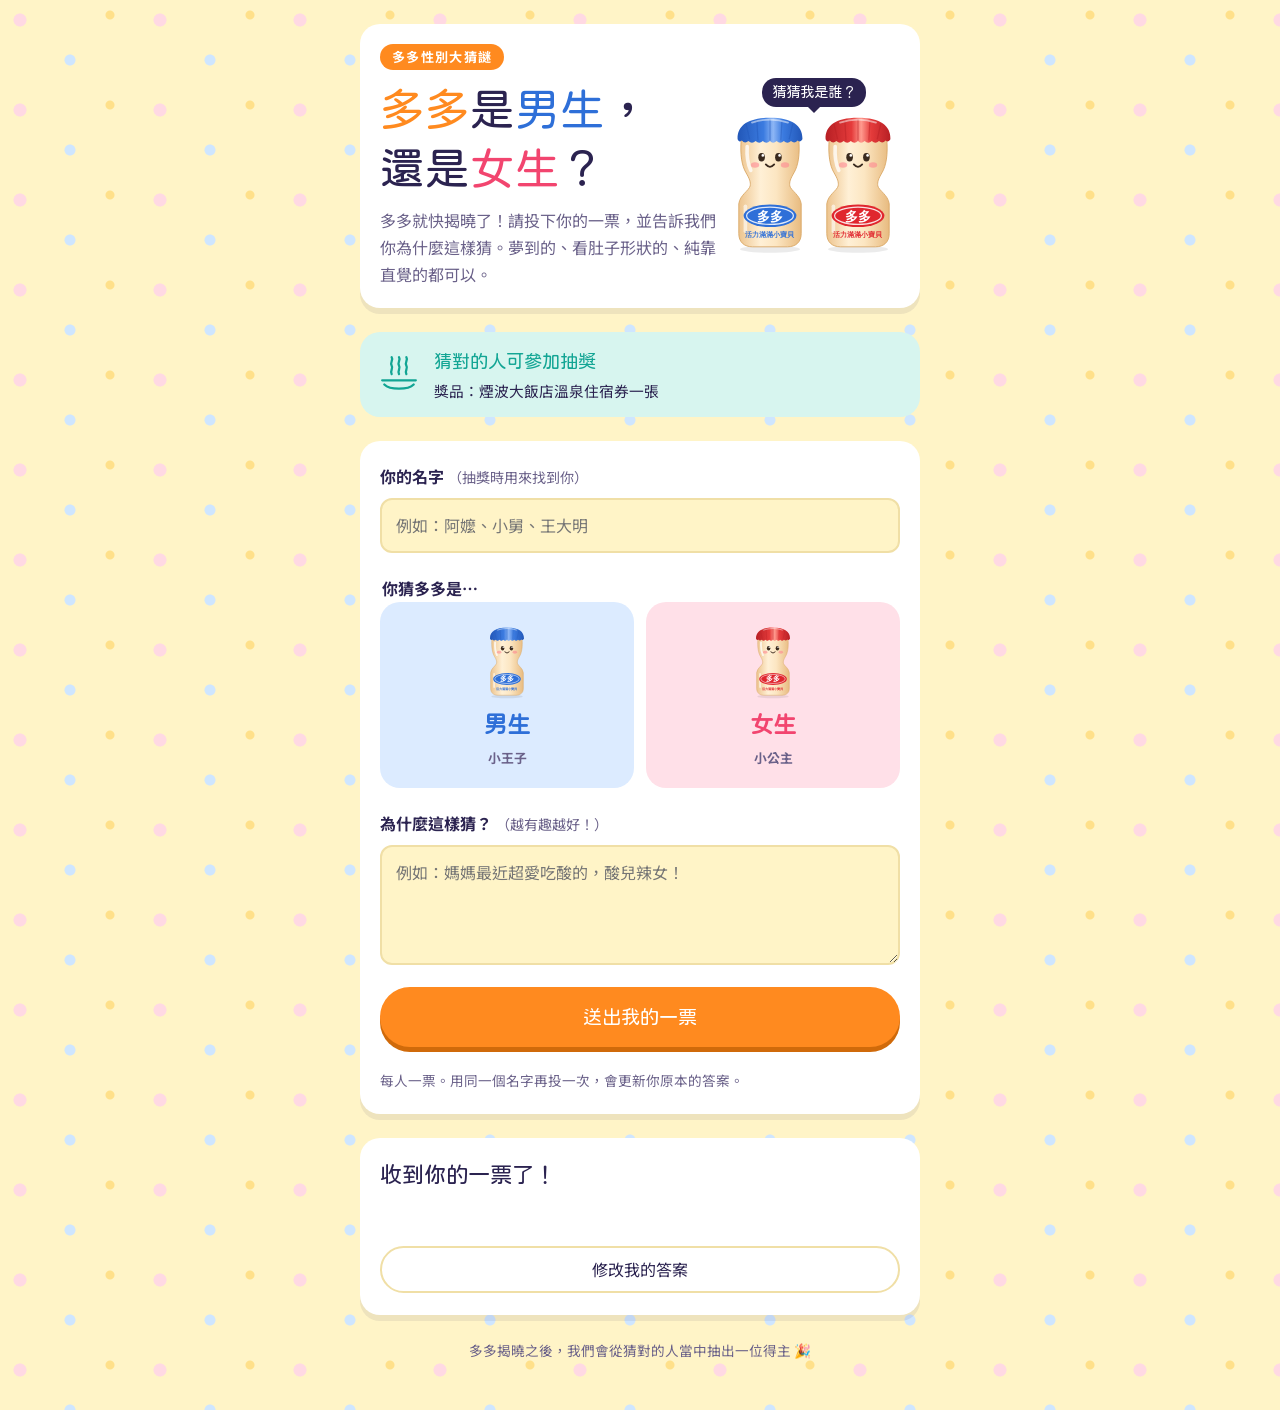
<file: index.html>
<!doctype html>
<html lang="zh-Hant-TW">
<head>
<meta charset="utf-8">
<meta name="viewport" content="width=device-width, initial-scale=1, viewport-fit=cover">
<title>多多性別大猜謎</title>
<meta name="description" content="猜猜多多是男生還是女生？猜對就有機會抽中煙波大飯店溫泉住宿券！">
<meta property="og:title" content="多多性別大猜謎 💙🩷">
<meta property="og:description" content="猜猜多多是男生還是女生？猜對就有機會抽中煙波大飯店溫泉住宿券！">
<link rel="icon" href="bottle-red.svg" type="image/svg+xml">
<link rel="preconnect" href="https://fonts.googleapis.com">
<link rel="preconnect" href="https://fonts.gstatic.com" crossorigin>
<link rel="stylesheet" href="https://fonts.googleapis.com/css2?family=Huninn&family=Noto+Sans+TC:wght@400;700&display=swap">
<link rel="stylesheet" href="style.css">
</head>
<body>
<main>
  <header class="hero">
    <div class="hero-text">
      <p class="eyebrow">多多性別大猜謎</p>
      <h1><span class="name">多多</span>是<span class="name"><span class="b">男生</span></span>，<br>還是<span class="name"><span class="g">女生</span></span>？</h1>
      <p class="lede">多多就快揭曉了！請投下你的一票，並告訴我們你為什麼這樣猜。夢到的、看肚子形狀的、純靠直覺的都可以。</p>
    </div>
    <div class="duck-wrap">
      <span class="bubble">猜猜我是誰？</span>
      <div class="bottles">
        <img class="duck" src="bottle-blue.svg" alt="藍色的多多小瓶子" width="80" height="135">
        <img class="duck alt" src="bottle-red.svg" alt="紅色的多多小瓶子" width="80" height="135">
      </div>
    </div>
  </header>

  <section class="prize" aria-label="獎品">
    <svg viewBox="0 0 40 40" fill="none" stroke="currentColor" stroke-width="2.2" stroke-linecap="round" aria-hidden="true">
      <path d="M6 30c3 3 7 4 14 4s11-1 14-4"/>
      <path d="M4 26h32"/>
      <path d="M13 20c-2-3 2-5 0-8s2-5 0-8"/>
      <path d="M20 20c-2-3 2-5 0-8s2-5 0-8"/>
      <path d="M27 20c-2-3 2-5 0-8s2-5 0-8"/>
    </svg>
    <div>
      <strong>猜對的人可參加抽獎</strong>
      <p>獎品：煙波大飯店溫泉住宿券一張</p>
    </div>
  </section>

  <div id="setup" class="notice" hidden>
    <p><strong>網站尚未完成設定。</strong>請到 <code>config.js</code> 填入 Google Apps Script 的網址。</p>
  </div>

  <form id="vote-form" novalidate>
    <div class="field">
      <label for="name">你的名字 <span class="hint">（抽獎時用來找到你）</span></label>
      <input id="name" name="name" type="text" maxlength="40" autocomplete="name" placeholder="例如：阿嬤、小舅、王大明" required>
    </div>

    <fieldset>
      <legend>你猜多多是…</legend>
      <div class="guesses">
        <label class="guess boy">
          <input type="radio" name="guess" id="guess-boy" value="boy" required>
          <span><img class="glyph" src="bottle-blue.svg" alt="" width="44" height="74">男生<small>小王子</small></span>
        </label>
        <label class="guess girl">
          <input type="radio" name="guess" id="guess-girl" value="girl">
          <span><img class="glyph" src="bottle-red.svg" alt="" width="44" height="74">女生<small>小公主</small></span>
        </label>
      </div>
    </fieldset>

    <div class="field">
      <label for="reason">為什麼這樣猜？ <span class="hint">（越有趣越好！）</span></label>
      <textarea id="reason" name="reason" maxlength="500" placeholder="例如：媽媽最近超愛吃酸的，酸兒辣女！" required></textarea>
    </div>

    <p id="form-error" class="error" role="alert" hidden></p>
    <button id="submit" class="primary" type="submit">送出我的一票</button>
    <p class="muted" style="font-size:.85rem">每人一票。用同一個名字再投一次，會更新你原本的答案。</p>
  </form>

  <section id="thanks" class="thanks" hidden aria-live="polite">
    <h2 id="thanks-title">收到你的一票了！</h2>
    <p id="thanks-body" class="muted"></p>
    <div id="tally" class="tally"></div>
    <h3 id="reasons-title" hidden>大家的理由</h3>
    <ul id="reasons" class="reasons"></ul>
    <button id="again" class="ghost" type="button">修改我的答案</button>
  </section>

  <footer>多多揭曉之後，我們會從猜對的人當中抽出一位得主 🎉</footer>
</main>

<script src="config.js"></script>
<script src="app.js"></script>
<script>
(function () {
  const form = document.getElementById("vote-form");
  const errEl = document.getElementById("form-error");
  const btn = document.getElementById("submit");
  const thanks = document.getElementById("thanks");

  if (!window.VOTE_API_URL) {
    document.getElementById("setup").hidden = false;
    btn.disabled = true;
  }

  // 記住這台裝置上次填的內容（方便修改）
  try {
    const saved = JSON.parse(localStorage.getItem("gr-vote") || "null");
    if (saved) {
      form.name.value = saved.name || "";
      form.reason.value = saved.reason || "";
      const r = document.getElementById("guess-" + saved.guess);
      if (r) r.checked = true;
    }
  } catch (e) {}

  function showError(msg) { errEl.textContent = msg; errEl.hidden = false; }

  form.addEventListener("submit", async (e) => {
    e.preventDefault();
    errEl.hidden = true;
    const vote = {
      name: form.name.value.trim(),
      guess: (form.querySelector('input[name="guess"]:checked') || {}).value,
      reason: form.reason.value.trim(),
    };
    if (!vote.name) return showError("請填寫你的名字。"), form.name.focus();
    if (!vote.guess) return showError("請選擇男生或女生。");
    if (!vote.reason) return showError("請寫一句你的理由，讓大家笑一下！"), form.reason.focus();

    btn.disabled = true; btn.textContent = "送出中…";
    try {
      const result = await submitVote(vote);
      try { localStorage.setItem("gr-vote", JSON.stringify(vote)); } catch (e) {}
      document.getElementById("thanks-title").textContent = result.updated ? "已更新你的答案！" : "收到你的一票了！";
      document.getElementById("thanks-body").textContent =
        `${vote.name}，你猜的是「${LABEL[vote.guess]}」。揭曉那天見分曉！`;
      form.hidden = true;
      thanks.hidden = false;
      confetti();
      if (window.SHOW_RESULTS_AFTER_VOTE) {
        try {
          const votes = await fetchVotes();
          renderTally(document.getElementById("tally"), votes);
          document.getElementById("reasons-title").hidden = false;
          renderReasons(document.getElementById("reasons"), votes);
        } catch (e) { /* 票已送出，讀取結果失敗不影響 */ }
      }
    } catch (err) {
      showError("送出失敗：" + err.message + "。請檢查網路後再試一次。");
    } finally {
      btn.disabled = false; btn.textContent = "送出我的一票";
    }
  });

  document.getElementById("again").addEventListener("click", () => {
    thanks.hidden = true; form.hidden = false; form.reason.focus();
  });
})();
</script>
</body>
</html>
</file>
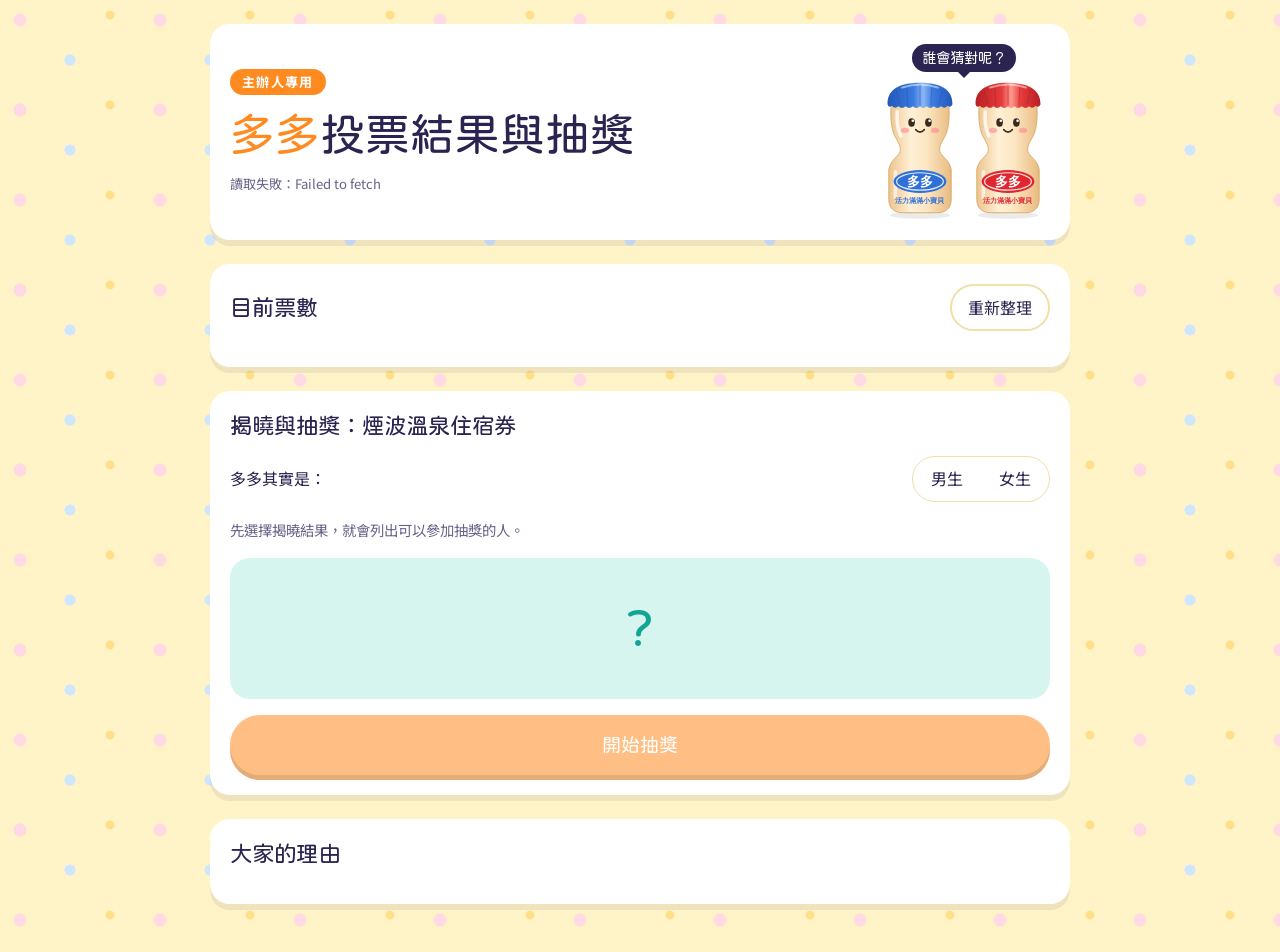
<file: results.html>
<!doctype html>
<html lang="zh-Hant-TW">
<head>
<meta charset="utf-8">
<meta name="viewport" content="width=device-width, initial-scale=1, viewport-fit=cover">
<meta name="robots" content="noindex">
<title>多多投票結果</title>
<link rel="icon" href="bottle-red.svg" type="image/svg+xml">
<link rel="preconnect" href="https://fonts.googleapis.com">
<link rel="preconnect" href="https://fonts.gstatic.com" crossorigin>
<link rel="stylesheet" href="https://fonts.googleapis.com/css2?family=Huninn&family=Noto+Sans+TC:wght@400;700&display=swap">
<link rel="stylesheet" href="style.css">
<style>
  .panel { background: var(--surface); border-radius: var(--radius); padding: 20px; display: grid; gap: 16px; box-shadow: var(--shadow); }
  .row { display: flex; flex-wrap: wrap; gap: 10px; align-items: center; justify-content: space-between; }
  .seg { display: inline-flex; border: 1.5px solid var(--line); border-radius: 999px; overflow: hidden; }
  .seg button { font: inherit; border: 0; background: transparent; color: var(--ink); padding: 8px 18px; cursor: pointer; }
  .seg button[aria-pressed="true"].boy { background: var(--boy); color: var(--surface); }
  .seg button[aria-pressed="true"].girl { background: var(--girl); color: var(--surface); }
  .drum {
    font-family: var(--font-display); font-size: clamp(2rem, 9vw, 3.4rem); text-align: center;
    padding: 24px 8px; border-radius: var(--radius); background: var(--spring-soft); color: var(--spring);
    min-height: 1.3em; overflow-wrap: anywhere;
  }
  .drum.won { animation: pop .5s ease-out; }
  @keyframes pop { 0% { transform: scale(.9) } 60% { transform: scale(1.06) } 100% { transform: scale(1) } }
  .pool { font-size: .9rem; color: var(--muted); }
  .status { font-size: .82rem; color: var(--muted); }
</style>
</head>
<body>
<main class="wide">
  <header class="hero">
    <div class="hero-text">
      <p class="eyebrow">主辦人專用</p>
      <h1><span class="name">多多</span>投票結果與抽獎</h1>
      <p class="status" id="status">讀取中…</p>
    </div>
    <div class="duck-wrap">
      <span class="bubble" id="bubble">誰會猜對呢？</span>
      <div class="bottles">
        <img class="duck" src="bottle-blue.svg" alt="藍色的多多小瓶子" width="80" height="135">
        <img class="duck alt" src="bottle-red.svg" alt="紅色的多多小瓶子" width="80" height="135">
      </div>
    </div>
  </header>

  <section class="panel" aria-label="目前票數">
    <div class="row"><h2>目前票數</h2><button class="ghost" id="refresh" type="button">重新整理</button></div>
    <div id="tally" class="tally"></div>
  </section>

  <section class="panel" aria-label="抽獎">
    <h2>揭曉與抽獎：煙波溫泉住宿券</h2>
    <div class="row">
      <span>多多其實是：</span>
      <div class="seg" role="group" aria-label="選擇揭曉結果">
        <button type="button" class="boy" data-g="boy" aria-pressed="false">男生</button>
        <button type="button" class="girl" data-g="girl" aria-pressed="false">女生</button>
      </div>
    </div>
    <p class="pool" id="pool">先選擇揭曉結果，就會列出可以參加抽獎的人。</p>
    <div class="drum" id="drum" aria-live="polite">?</div>
    <button class="primary" id="draw" type="button" disabled>開始抽獎</button>
  </section>

  <section class="panel" aria-label="大家的理由">
    <h2>大家的理由</h2>
    <ul id="reasons" class="reasons"></ul>
  </section>
</main>

<script src="config.js"></script>
<script src="app.js"></script>
<script>
(function () {
  let votes = [];
  let answer = null;
  const statusEl = document.getElementById("status");
  const drawBtn = document.getElementById("draw");
  const drum = document.getElementById("drum");
  const poolEl = document.getElementById("pool");

  function winners() { return votes.filter(v => v.guess === answer); }

  function updatePool() {
    if (!answer) return;
    const w = winners();
    poolEl.textContent = w.length
      ? `猜對的有 ${w.length} 位：${w.map(v => v.name).join("、")}`
      : "沒有人猜對…這次獎品留給爸媽自己去泡湯吧！";
    drawBtn.disabled = w.length === 0;
  }

  async function load() {
    if (!window.VOTE_API_URL) { statusEl.textContent = "尚未設定：請在 config.js 填入 Google Apps Script 網址。"; return; }
    try {
      votes = await fetchVotes();
      renderTally(document.getElementById("tally"), votes);
      renderReasons(document.getElementById("reasons"), votes);
      updatePool();
      statusEl.textContent = "最後更新：" + new Date().toLocaleTimeString("zh-TW") + "（每 30 秒自動更新）";
    } catch (e) {
      statusEl.textContent = "讀取失敗：" + e.message;
    }
  }

  document.querySelectorAll(".seg button").forEach(b => b.addEventListener("click", () => {
    answer = b.dataset.g;
    document.querySelectorAll(".seg button").forEach(x => x.setAttribute("aria-pressed", String(x === b)));
    drum.textContent = "?"; drum.classList.remove("won");
    updatePool();
  }));

  function rand(n) {
    const a = new Uint32Array(1); crypto.getRandomValues(a); return a[0] % n;
  }

  drawBtn.addEventListener("click", () => {
    const pool = winners();
    if (!pool.length) return;
    drawBtn.disabled = true;
    drum.classList.remove("won");
    const reduce = matchMedia("(prefers-reduced-motion: reduce)").matches;
    const final = pool[rand(pool.length)];
    let steps = reduce ? 0 : 28, delay = 50;
    (function spin() {
      if (steps-- > 0) {
        drum.textContent = pool[rand(pool.length)].name;
        delay *= 1.09;
        setTimeout(spin, delay);
      } else {
        drum.textContent = "🎉 " + final.name + " 🎉";
        drum.classList.add("won");
        document.getElementById("bubble").textContent = "恭喜 " + final.name + "！";
        confetti(140);
        drawBtn.disabled = false;
        drawBtn.textContent = "再抽一次";
      }
    })();
  });

  document.getElementById("refresh").addEventListener("click", load);
  load();
  setInterval(load, 30000);
})();
</script>
</body>
</html>
</file>
<file: style.css>
/* Layout: one narrow column; sunny duck-pond palette, confetti dots on the page, boy blue vs bubblegum pink as the two big choices */
:root {
  --bg: #fff4c7;
  --dot-1: #ffd9e3;
  --dot-2: #cfe6ff;
  --dot-3: #ffe08a;
  --surface: #ffffff;
  --ink: #2b2350;
  --muted: #6a6189;
  --line: #f0dfa6;
  --boy: #2e6fd8;
  --boy-soft: #dcebff;
  --girl: #f2456f;
  --girl-soft: #ffe0e8;
  --sun: #ff8a1f;
  --spring: #12a594;
  --spring-soft: #d7f5ef;
  --danger: #c62828;
  --font-display: "Huninn", "Noto Sans TC", "PingFang TC", "Microsoft JhengHei", sans-serif;
  --font-body: "Noto Sans TC", "PingFang TC", "Microsoft JhengHei", system-ui, sans-serif;
  --radius: 20px;
  --shadow: 0 6px 0 rgba(43, 35, 80, .08);
  color-scheme: light; /* one sunny look on purpose, in light and dark mode alike */
}
* { box-sizing: border-box; }
html { -webkit-text-size-adjust: 100%; }
body {
  margin: 0;
  background-color: var(--bg);
  background-image:
    radial-gradient(circle at 20px 20px, var(--dot-1) 6px, transparent 7px),
    radial-gradient(circle at 70px 60px, var(--dot-2) 5px, transparent 6px),
    radial-gradient(circle at 110px 15px, var(--dot-3) 4px, transparent 5px);
  background-size: 140px 90px;
  color: var(--ink);
  font-family: var(--font-body);
  font-size: 16px;
  line-height: 1.7;
  padding-left: max(16px, env(safe-area-inset-left, 0px));
  padding-right: max(16px, env(safe-area-inset-right, 0px));
  padding-block: 24px 48px;
}
main { max-width: 560px; margin: 0 auto; display: grid; gap: 24px; }
main.wide { max-width: 860px; }

h1, h2, h3 { font-family: var(--font-display); font-weight: 400; line-height: 1.3; margin: 0; text-wrap: balance; }
h1 { font-size: clamp(2rem, 7vw, 2.8rem); }
h2 { font-size: 1.4rem; }
p { margin: 0; }
.muted { color: var(--muted); }
.eyebrow {
  justify-self: start; font-size: .82rem; letter-spacing: .1em; font-weight: 700;
  color: var(--surface); background: var(--sun); border-radius: 999px; padding: 2px 12px;
}

/* hero with duck */
header.hero {
  display: grid; grid-template-columns: 1fr auto; gap: 8px 12px; align-items: center;
  background: var(--surface); border-radius: var(--radius); padding: 20px; box-shadow: var(--shadow);
}
.hero-text { display: grid; gap: 10px; min-width: 0; }
.hero .lede { color: var(--muted); }
.name { color: var(--sun); }
.name .b { color: var(--boy); }
.name .g { color: var(--girl); }
.bottles { display: flex; gap: 4px; align-items: flex-end; }
.duck { width: clamp(60px, 16vw, 84px); height: auto; animation: bob 2.6s ease-in-out infinite; transform-origin: 50% 100%; }
.duck.alt { animation-delay: -1.3s; }
.duck-wrap { position: relative; display: grid; justify-items: center; }
.bubble {
  font-family: var(--font-display); font-size: .9rem; background: var(--ink); color: var(--surface);
  border-radius: 14px; padding: 2px 10px; white-space: nowrap; position: relative; margin-bottom: 6px;
}
.bubble::after {
  content: ""; position: absolute; left: 50%; bottom: -6px; transform: translateX(-50%);
  border: 6px solid transparent; border-bottom: 0; border-top-color: var(--ink);
}
@keyframes bob { 0%, 100% { transform: translateY(0) rotate(-2deg) } 50% { transform: translateY(-6px) rotate(2deg) } }

.prize {
  display: grid; grid-template-columns: auto 1fr; gap: 14px; align-items: center;
  background: var(--spring-soft); border-radius: var(--radius); padding: 14px 18px;
}
.prize svg { width: 42px; height: 42px; color: var(--spring); }
.prize strong { font-family: var(--font-display); font-weight: 400; font-size: 1.15rem; color: var(--spring); }
.prize p { font-size: .92rem; }

form { display: grid; gap: 22px; background: var(--surface); border-radius: var(--radius); padding: 22px 20px; box-shadow: var(--shadow); }
.field { display: grid; gap: 8px; }
label, legend { font-weight: 700; }
.hint { font-weight: 400; color: var(--muted); font-size: .88rem; }
input[type="text"], textarea {
  width: 100%; font: inherit; color: var(--ink); background: var(--bg);
  border: 2px solid var(--line); border-radius: 12px; padding: 12px 14px;
}
textarea { min-height: 120px; resize: vertical; }
input:focus-visible, textarea:focus-visible, button:focus-visible, .guess input:focus-visible + span {
  outline: 3px solid var(--sun); outline-offset: 2px;
}
fieldset { border: 0; padding: 0; margin: 0; display: grid; gap: 8px; }

.guesses { display: grid; grid-template-columns: 1fr 1fr; gap: 12px; }
.guess { position: relative; cursor: pointer; }
.guess input { position: absolute; opacity: 0; pointer-events: none; }
.guess span {
  display: grid; justify-items: center; gap: 2px; padding: 20px 8px 16px;
  border-radius: var(--radius); border: 3px solid transparent;
  font-family: var(--font-display); font-size: 1.45rem; transition: transform .15s, border-color .15s, box-shadow .15s;
}
.guess.boy span { background: var(--boy-soft); color: var(--boy); }
.guess.girl span { background: var(--girl-soft); color: var(--girl); }
.guess small { font-family: var(--font-body); font-size: .8rem; color: var(--muted); }
.guess .glyph { width: 44px; height: auto; margin-bottom: 4px; }
.guess:hover span { transform: translateY(-3px) rotate(-1deg); }
.guess.boy input:checked + span { border-color: var(--boy); box-shadow: 0 6px 0 var(--boy); transform: translateY(-3px); }
.guess.girl input:checked + span { border-color: var(--girl); box-shadow: 0 6px 0 var(--girl); transform: translateY(-3px); }

button.primary {
  font: inherit; font-family: var(--font-display); font-size: 1.2rem; border: 0; cursor: pointer;
  background: var(--sun); color: #fff; border-radius: 999px; padding: 14px 20px;
  box-shadow: 0 5px 0 #d06a0a; transition: transform .1s, box-shadow .1s;
}
button.primary:active { transform: translateY(3px); box-shadow: 0 2px 0 #d06a0a; }
button.primary:disabled { opacity: .55; cursor: wait; }
button.ghost {
  font: inherit; background: var(--surface); color: var(--ink); cursor: pointer;
  border: 2px solid var(--line); border-radius: 999px; padding: 8px 16px;
}
.error { color: var(--danger); font-weight: 700; }
.notice { background: var(--surface); border: 2px dashed var(--sun); border-radius: var(--radius); padding: 14px 16px; }

.thanks { display: grid; gap: 14px; background: var(--surface); border-radius: var(--radius); padding: 22px 20px; box-shadow: var(--shadow); }

/* tally bar */
.tally { display: grid; gap: 8px; }
.tally-labels { display: flex; justify-content: space-between; font-family: var(--font-display); font-size: 1.2rem; font-variant-numeric: tabular-nums; }
.tally-labels .b { color: var(--boy); }
.tally-labels .g { color: var(--girl); }
.bar { display: flex; height: 22px; border-radius: 999px; overflow: hidden; background: var(--line); }
.bar .b { background: var(--boy); transition: width .6s; }
.bar .g { background: var(--girl); transition: width .6s; }

.reasons { list-style: none; padding: 0; margin: 0; display: grid; gap: 10px; }
.reasons li {
  border-radius: 16px; padding: 12px 14px; min-width: 0; overflow-wrap: anywhere; background: var(--bg);
}
.reasons li.boy { background: var(--boy-soft); }
.reasons li.girl { background: var(--girl-soft); }
.reasons .who { font-weight: 700; }
.reasons .tag { font-size: .8rem; font-weight: 700; margin-left: 6px; border-radius: 999px; padding: 1px 8px; color: #fff; }
.reasons li.boy .tag { background: var(--boy); }
.reasons li.girl .tag { background: var(--girl); }
.reasons .reason { white-space: pre-wrap; }
.reasons .when { font-size: .78rem; color: var(--muted); }

footer { text-align: center; font-size: .85rem; color: var(--muted); }

/* confetti */
.confetti { position: fixed; inset: 0; pointer-events: none; overflow: hidden; z-index: 20; }
.confetti i {
  position: absolute; top: -12px; width: 9px; height: 14px; border-radius: 2px;
  animation: fall linear forwards;
}
@keyframes fall { to { transform: translateY(110vh) rotate(720deg); } }

@media (max-width: 420px) {
  header.hero { grid-template-columns: 1fr; }
  .duck-wrap { grid-row: 1; }
}
@media (prefers-reduced-motion: reduce) {
  * { transition: none !important; animation: none !important; }
}
</file>
